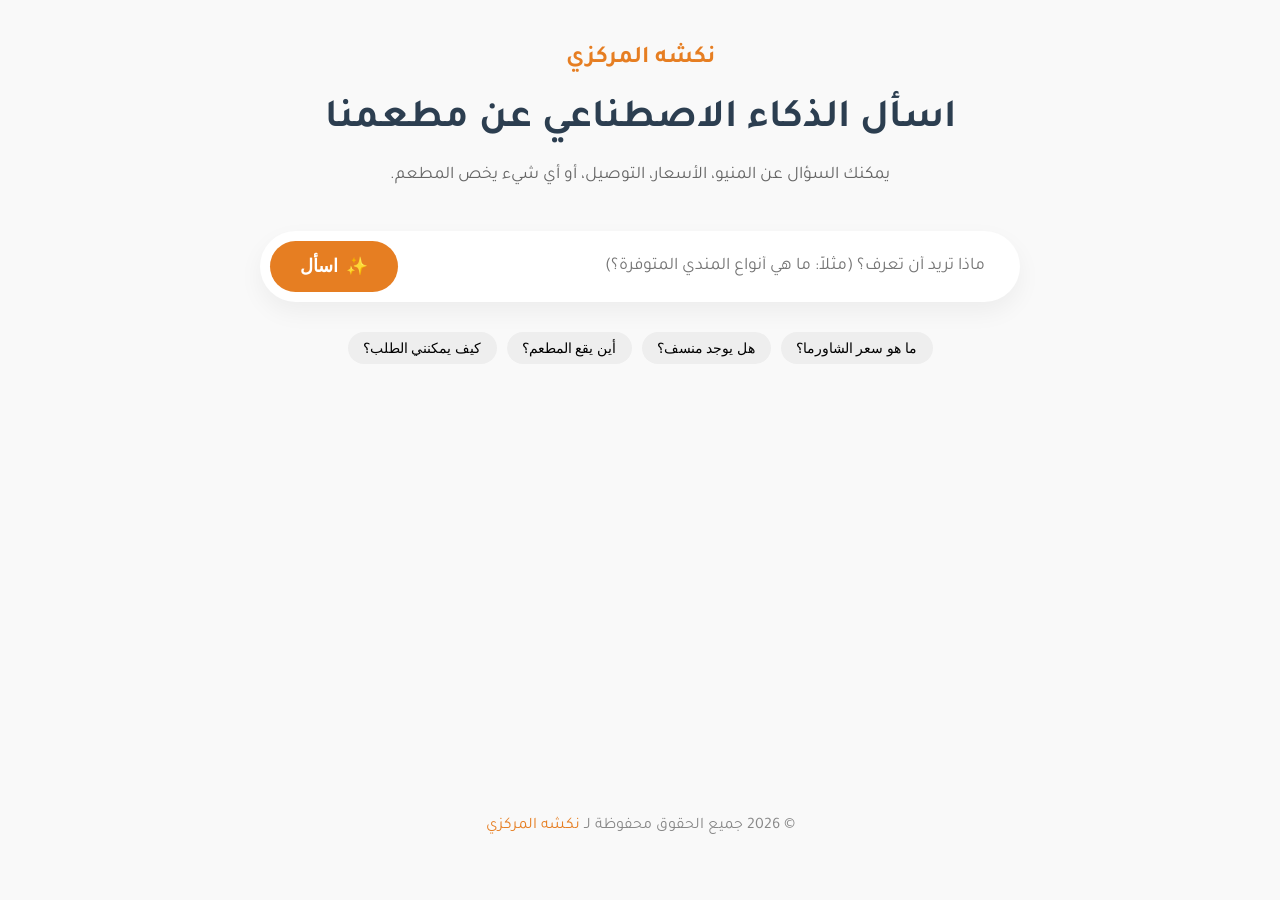
<file: index.html>
<!DOCTYPE html>
<html lang="ar" dir="rtl">
<head>
    <meta charset="UTF-8">
    <meta name="viewport" content="width=device-width, initial-scale=1.0">
    <title>بحث الذكاء الاصطناعي - نكشه المركزي</title>
    <link rel="preconnect" href="https://fonts.googleapis.com">
    <link rel="preconnect" href="https://fonts.gstatic.com" crossorigin>
    <link href="https://fonts.googleapis.com/css2?family=Tajawal:wght@300;400;700&display=swap" rel="stylesheet">
    <link rel="stylesheet" href="style.css">
</head>
<body>
    <div class="container">
        <header>
            <div class="logo">نكشه المركزي</div>
            <h1>اسأل الذكاء الاصطناعي عن مطعمنا</h1>
            <p>يمكنك السؤال عن المنيو، الأسعار، التوصيل، أو أي شيء يخص المطعم.</p>
        </header>

        <main>
            <div class="search-container">
                <input type="text" id="search-input" placeholder="ماذا تريد أن تعرف؟ (مثلاً: ما هي أنواع المندي المتوفرة؟)">
                <button id="search-btn">
                    <span class="icon">✨</span> اسأل
                </button>
            </div>

            <div id="loading" class="hidden">
                <div class="spinner"></div>
                <span>جاري التفكير...</span>
            </div>

            <div id="response-container" class="hidden">
                <div class="response-header">
                    <span class="ai-badge">AI Response</span>
                </div>
                <div id="ai-response" class="response-text"></div>
                <div class="response-footer">
                    * تعتمد الإجابات على معلومات موقع نكشه المركزي الرسمي.
                </div>
            </div>

            <div class="suggestions">
                <button class="suggest-tag">ما هو سعر الشاورما؟</button>
                <button class="suggest-tag">هل يوجد منسف؟</button>
                <button class="suggest-tag">أين يقع المطعم؟</button>
                <button class="suggest-tag">كيف يمكنني الطلب؟</button>
            </div>
        </main>

        <footer>
            <p>© 2026 جميع الحقوق محفوظة لـ <a href="https://nksha-almarkazi.com" target="_blank">نكشه المركزي</a></p>
        </footer>
    </div>
    <script src="script.js"></script>
</body>
</html>
</file>
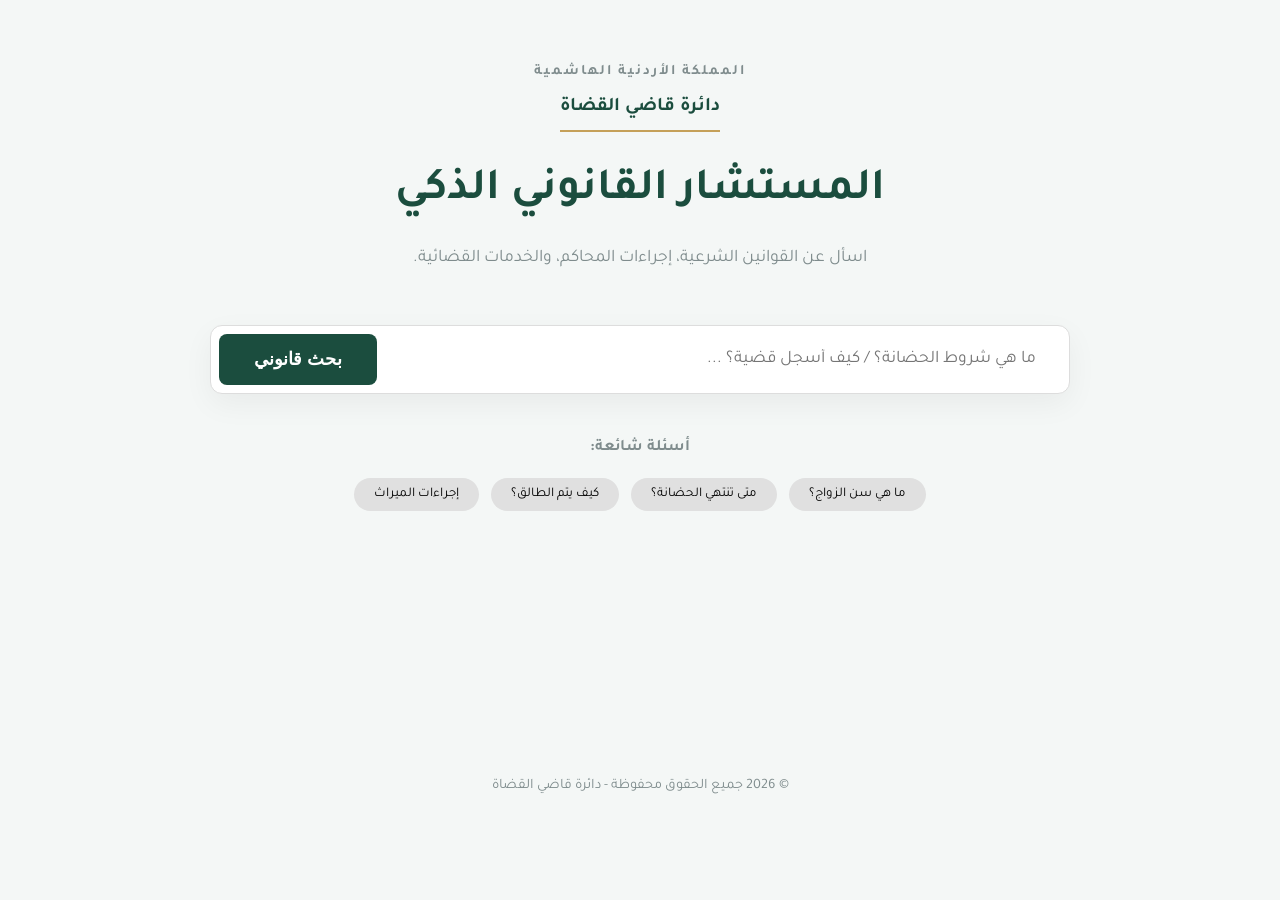
<file: kkk/index.html>
<!DOCTYPE html>
<html lang="ar" dir="rtl">
<head>
    <meta charset="UTF-8">
    <meta name="viewport" content="width=device-width, initial-scale=1.0">
    <title>محرك البحث الذكي - دائرة قاضي القضاة</title>
    <link rel="preconnect" href="https://fonts.googleapis.com">
    <link rel="preconnect" href="https://fonts.gstatic.com" crossorigin>
    <link href="https://fonts.googleapis.com/css2?family=Tajawal:wght@300;400;700&display=swap" rel="stylesheet">
    <link rel="stylesheet" href="style.css">
</head>
<body>
    <div class="container">
        <header>
            <div class="gov-logo">المملكة الأردنية الهاشمية</div>
            <div class="dept-name">دائرة قاضي القضاة</div>
            <h1>المستشار القانوني الذكي</h1>
            <p>اسأل عن القوانين الشرعية، إجراءات المحاكم، والخدمات القضائية.</p>
        </header>

        <main>
            <div class="search-box">
                <input type="text" id="search-input" placeholder="ما هي شروط الحضانة؟ / كيف أسجل قضية؟ ...">
                <button id="search-btn">بحث قانوني</button>
            </div>

            <div id="loading" class="hidden">
                <div class="spinner"></div>
                <span>جاري تحليل النصوص القانونية...</span>
            </div>

            <div id="response-container" class="hidden">
                <div class="response-header">
                    <span class="badge">إجابة رسمية</span>
                </div>
                <div id="ai-response" class="response-text"></div>
                <div class="law-ref">المصدر: القوانين والأنظمة الرسمية - دائرة قاضي القضاة</div>
            </div>

            <div class="quick-links">
                <h3>أسئلة شائعة:</h3>
                <div class="tags">
                    <button class="tag">ما هي سن الزواج؟</button>
                    <button class="tag">متى تنتهي الحضانة؟</button>
                    <button class="tag">كيف يتم الطالق؟</button>
                    <button class="tag">إجراءات الميراث</button>
                </div>
            </div>
        </main>

        <footer>
            <p>© 2026 جميع الحقوق محفوظة - دائرة قاضي القضاة</p>
        </footer>
    </div>
    <script src="script.js"></script>
</body>
</html>
</file>
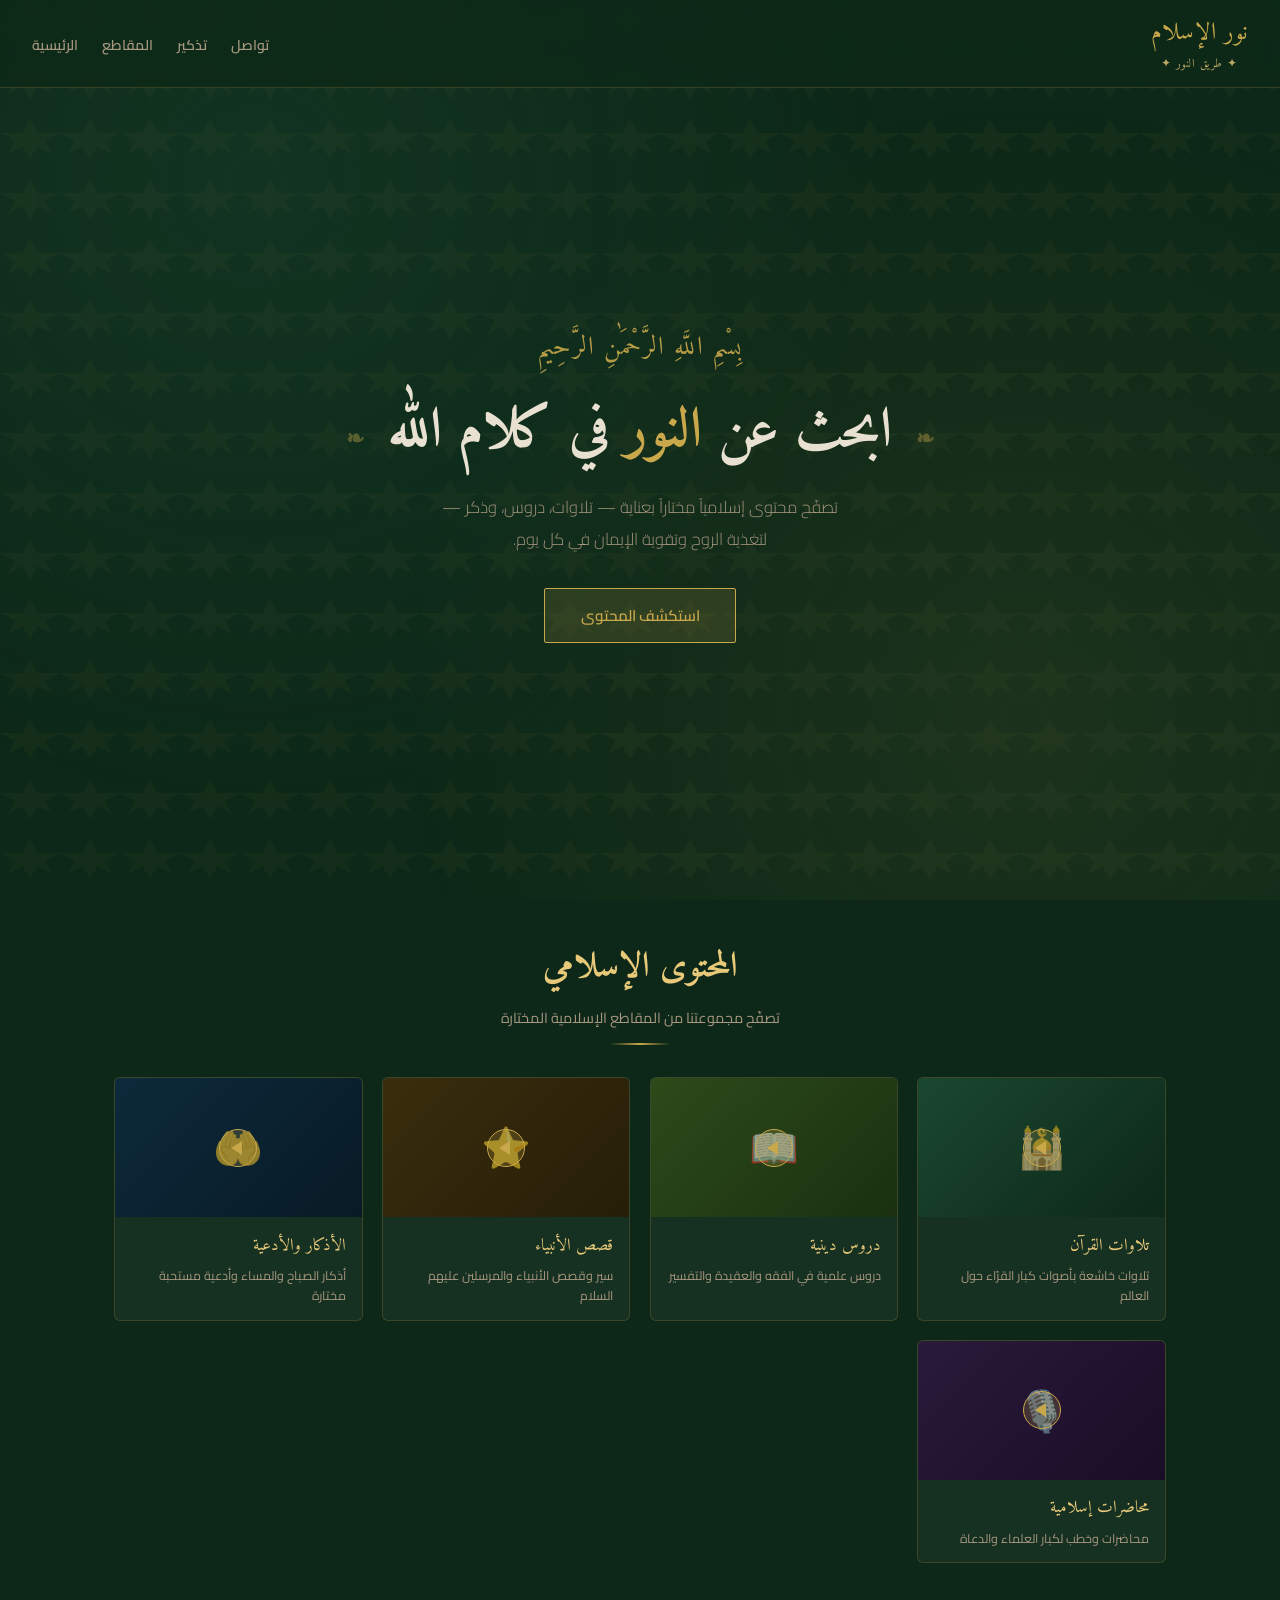
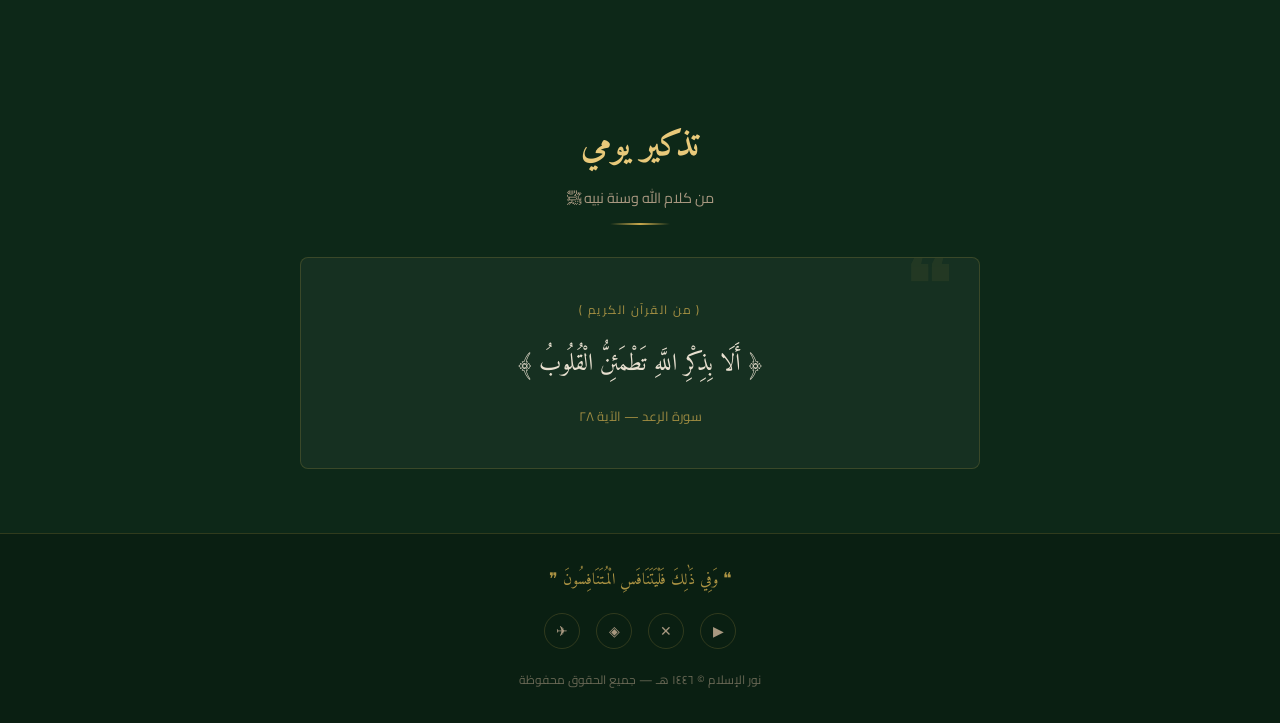
<file: ggg.html>
<!DOCTYPE html>
<html lang="ar" dir="rtl">
<head>
<meta charset="UTF-8">
<meta name="viewport" content="width=device-width, initial-scale=1.0">
<title>نور الإسلام</title>
<style>
  @import url('https://fonts.googleapis.com/css2?family=Amiri:ital,wght@0,400;0,700;1,400&family=Cairo:wght@300;400;600;700&display=swap');

  :root {
    --green-dark: #0d2818;
    --green-mid: #1a4731;
    --green-soft: #2d6a4f;
    --gold: #c9a84c;
    --gold-light: #e8c97a;
    --gold-dim: rgba(201,168,76,0.15);
    --text: #e8e0d0;
    --text-dim: #a89880;
    --glass: rgba(255,255,255,0.04);
    --glass-border: rgba(201,168,76,0.2);
  }

  *, *::before, *::after { margin:0; padding:0; box-sizing:border-box; }

  html { scroll-behavior: smooth; }

  body {
    font-family: 'Cairo', sans-serif;
    background: var(--green-dark);
    color: var(--text);
    min-height: 100vh;
    overflow-x: hidden;
    direction: rtl;
  }

  /* ── Background pattern ── */
  body::before {
    content: '';
    position: fixed;
    inset: 0;
    background-image:
      radial-gradient(circle at 20% 20%, rgba(45,106,79,0.18) 0%, transparent 50%),
      radial-gradient(circle at 80% 80%, rgba(201,168,76,0.08) 0%, transparent 50%),
      url("data:image/svg+xml,%3Csvg width='60' height='60' viewBox='0 0 60 60' xmlns='http://www.w3.org/2000/svg'%3E%3Cg fill='none' fill-rule='evenodd'%3E%3Cg fill='%23c9a84c' fill-opacity='0.04'%3E%3Cpath d='M30 0l7.5 13H60L45 21l7.5 13L37.5 26 30 39l-7.5-13L7.5 34 15 21 0 13h22.5z'/%3E%3C/g%3E%3C/g%3E%3C/svg%3E");
    pointer-events: none;
    z-index: 0;
  }

  /* ── Navbar ── */
  nav {
    position: sticky;
    top: 0;
    z-index: 100;
    display: flex;
    align-items: center;
    justify-content: space-between;
    padding: 0.75rem 2rem;
    background: rgba(13,40,24,0.85);
    backdrop-filter: blur(12px);
    border-bottom: 1px solid var(--glass-border);
  }

  .logo {
    font-family: 'Amiri', serif;
    font-size: 1.5rem;
    color: var(--gold);
    letter-spacing: 0.02em;
  }

  .logo span { color: var(--gold-light); font-size: 0.75rem; display: block; text-align: center; opacity: 0.8; }

  nav ul {
    list-style: none;
    display: flex;
    gap: 1.5rem;
    flex-direction: row-reverse;
  }

  nav ul li a {
    color: var(--text-dim);
    text-decoration: none;
    font-size: 0.88rem;
    font-weight: 600;
    transition: color 0.2s;
    position: relative;
  }

  nav ul li a::after {
    content: '';
    position: absolute;
    bottom: -3px; right: 0;
    width: 0; height: 1px;
    background: var(--gold);
    transition: width 0.25s;
  }

  nav ul li a:hover { color: var(--gold); }
  nav ul li a:hover::after { width: 100%; }

  .hamburger { display: none; flex-direction: column; gap: 5px; cursor: pointer; }
  .hamburger span { display: block; width: 22px; height: 2px; background: var(--gold); border-radius: 2px; transition: 0.3s; }

  /* ── Sections shared ── */
  section { position: relative; z-index: 1; }

  .container { max-width: 1100px; margin: 0 auto; padding: 0 1.5rem; }

  /* ── Hero ── */
  #hero {
    min-height: 88vh;
    display: flex;
    align-items: center;
    justify-content: center;
    text-align: center;
    padding: 4rem 1.5rem;
  }

  .hero-inner { max-width: 680px; }

  .bismillah {
    font-family: 'Amiri', serif;
    font-size: clamp(1.1rem, 3vw, 1.6rem);
    color: var(--gold);
    letter-spacing: 0.05em;
    margin-bottom: 1.5rem;
    opacity: 0.9;
  }

  .hero-title {
    font-family: 'Amiri', serif;
    font-size: clamp(2rem, 6vw, 3.5rem);
    line-height: 1.4;
    color: var(--text);
    margin-bottom: 1.2rem;
  }

  .hero-title span { color: var(--gold); }

  .hero-quote {
    font-size: clamp(0.9rem, 2vw, 1.05rem);
    color: var(--text-dim);
    line-height: 1.9;
    margin-bottom: 2rem;
    font-weight: 300;
  }

  .cta-btn {
    display: inline-block;
    padding: 0.75rem 2.2rem;
    border: 1px solid var(--gold);
    color: var(--gold);
    text-decoration: none;
    font-size: 0.95rem;
    font-weight: 600;
    border-radius: 2px;
    background: var(--gold-dim);
    transition: background 0.25s, color 0.25s;
    cursor: pointer;
  }

  .cta-btn:hover { background: var(--gold); color: var(--green-dark); }

  .ornament { color: var(--gold); opacity: 0.4; font-size: 1.4rem; margin: 0 0.5rem; }

  /* ── Section heading ── */
  .sec-head {
    text-align: center;
    padding: 3.5rem 0 2rem;
  }

  .sec-head h2 {
    font-family: 'Amiri', serif;
    font-size: clamp(1.5rem, 4vw, 2.2rem);
    color: var(--gold-light);
    margin-bottom: 0.4rem;
  }

  .sec-head p { color: var(--text-dim); font-size: 0.9rem; }

  .divider {
    width: 60px; height: 2px;
    background: linear-gradient(90deg, transparent, var(--gold), transparent);
    margin: 0.75rem auto 0;
  }

  /* ── Videos Section ── */
  #videos { padding-bottom: 4rem; }

  .cards-grid {
    display: grid;
    grid-template-columns: repeat(auto-fill, minmax(200px, 1fr));
    gap: 1.2rem;
  }

  .card {
    background: var(--glass);
    border: 1px solid var(--glass-border);
    border-radius: 6px;
    overflow: hidden;
    transition: transform 0.25s, border-color 0.25s;
    cursor: pointer;
  }

  .card:hover { transform: translateY(-4px); border-color: var(--gold); }

  .card-thumb {
    width: 100%;
    aspect-ratio: 16/9;
    background: var(--green-mid);
    display: flex;
    align-items: center;
    justify-content: center;
    position: relative;
    overflow: hidden;
  }

  .thumb-icon {
    font-size: 2.5rem;
    opacity: 0.55;
    transition: opacity 0.25s, transform 0.25s;
  }

  .card:hover .thumb-icon { opacity: 0.9; transform: scale(1.1); }

  .play-btn {
    position: absolute;
    inset: 0;
    display: flex;
    align-items: center;
    justify-content: center;
  }

  .play-circle {
    width: 38px; height: 38px;
    border-radius: 50%;
    background: rgba(201,168,76,0.2);
    border: 1.5px solid var(--gold);
    display: flex; align-items: center; justify-content: center;
    transition: background 0.25s;
  }

  .card:hover .play-circle { background: rgba(201,168,76,0.4); }

  .play-triangle {
    width: 0; height: 0;
    border-top: 7px solid transparent;
    border-bottom: 7px solid transparent;
    border-right: 11px solid var(--gold);
    margin-right: 3px;
  }

  .card-body { padding: 0.85rem 1rem; }

  .card-title {
    font-family: 'Amiri', serif;
    font-size: 1.05rem;
    color: var(--gold-light);
    margin-bottom: 0.35rem;
  }

  .card-desc { font-size: 0.78rem; color: var(--text-dim); line-height: 1.6; }

  /* ── Reminder Section ── */
  #reminder { padding: 2rem 0 4rem; }

  .reminder-card {
    max-width: 680px;
    margin: 0 auto;
    background: var(--glass);
    border: 1px solid var(--glass-border);
    border-radius: 8px;
    padding: 2.5rem 2rem;
    text-align: center;
    position: relative;
    overflow: hidden;
  }

  .reminder-card::before {
    content: '❝';
    position: absolute;
    top: -10px; right: 1.5rem;
    font-size: 6rem;
    color: var(--gold);
    opacity: 0.07;
    font-family: 'Amiri', serif;
    line-height: 1;
  }

  .reminder-label {
    font-size: 0.75rem;
    letter-spacing: 0.12em;
    color: var(--gold);
    text-transform: uppercase;
    margin-bottom: 1.2rem;
    opacity: 0.8;
  }

  .reminder-text {
    font-family: 'Amiri', serif;
    font-size: clamp(1.1rem, 2.5vw, 1.5rem);
    color: var(--text);
    line-height: 2;
    margin-bottom: 1rem;
  }

  .reminder-ref {
    font-size: 0.82rem;
    color: var(--gold);
    opacity: 0.75;
  }

  /* ── Footer ── */
  footer {
    background: rgba(10,30,18,0.9);
    border-top: 1px solid var(--glass-border);
    padding: 2rem 1.5rem;
    text-align: center;
    position: relative;
    z-index: 1;
  }

  .footer-quote {
    font-family: 'Amiri', serif;
    font-size: 1rem;
    color: var(--gold);
    margin-bottom: 1.2rem;
    opacity: 0.85;
  }

  .social-icons { display: flex; justify-content: center; gap: 1rem; margin-bottom: 1.2rem; }

  .social-icons a {
    width: 36px; height: 36px;
    border: 1px solid var(--glass-border);
    border-radius: 50%;
    display: flex; align-items: center; justify-content: center;
    color: var(--text-dim);
    text-decoration: none;
    font-size: 0.85rem;
    transition: border-color 0.2s, color 0.2s;
  }

  .social-icons a:hover { border-color: var(--gold); color: var(--gold); }

  .footer-copy { font-size: 0.75rem; color: var(--text-dim); opacity: 0.6; }

  /* ── Mobile ── */
  @media (max-width: 640px) {
    nav ul { display: none; }
    nav ul.open {
      display: flex;
      flex-direction: column;
      position: absolute;
      top: 100%; right: 0; left: 0;
      background: rgba(13,40,24,0.97);
      padding: 1rem 2rem;
      border-top: 1px solid var(--glass-border);
      gap: 1rem;
    }
    .hamburger { display: flex; }
    .cards-grid { grid-template-columns: repeat(2, 1fr); }
  }

  @media (max-width: 380px) {
    .cards-grid { grid-template-columns: 1fr; }
  }

  /* ── Fade-in on scroll ── */
  .fade-up { opacity: 0; transform: translateY(20px); transition: opacity 0.55s ease, transform 0.55s ease; }
  .fade-up.visible { opacity: 1; transform: translateY(0); }
</style>
</head>
<body>

<!-- Navbar -->
<nav id="navbar">
  <div class="logo">
    نور الإسلام
    <span>✦ طريق النور ✦</span>
  </div>
  <div class="hamburger" onclick="toggleMenu()" aria-label="القائمة">
    <span></span><span></span><span></span>
  </div>
  <ul id="nav-links">
    <li><a href="#hero">الرئيسية</a></li>
    <li><a href="#videos">المقاطع</a></li>
    <li><a href="#reminder">تذكير</a></li>
    <li><a href="#footer">تواصل</a></li>
  </ul>
</nav>

<!-- Hero -->
<section id="hero">
  <div class="hero-inner fade-up visible">
    <div class="bismillah">بِسْمِ اللَّهِ الرَّحْمَٰنِ الرَّحِيمِ</div>
    <h1 class="hero-title">
      <span class="ornament">❧</span>
      ابحث عن <span>النور</span> في كلام الله
      <span class="ornament">❧</span>
    </h1>
    <p class="hero-quote">
      تصفّح محتوى إسلامياً مختاراً بعناية — تلاوات، دروس، وذكر —<br>
      لتغذية الروح وتقوية الإيمان في كل يوم.
    </p>
    <a href="#videos" class="cta-btn">استكشف المحتوى</a>
  </div>
</section>

<!-- Videos -->
<section id="videos">
  <div class="container">
    <div class="sec-head fade-up">
      <h2>المحتوى الإسلامي</h2>
      <p>تصفّح مجموعتنا من المقاطع الإسلامية المختارة</p>
      <div class="divider"></div>
    </div>

    <div class="cards-grid">

      <!-- Card 1 -->
      <div class="card fade-up">
        <div class="card-thumb" style="background:linear-gradient(135deg,#1a4731,#0d2818);">
          <div class="thumb-icon">🕌</div>
          <div class="play-btn">
            <div class="play-circle"><div class="play-triangle"></div></div>
          </div>
        </div>
        <div class="card-body">
          <div class="card-title">تلاوات القرآن</div>
          <div class="card-desc">تلاوات خاشعة بأصوات كبار القرّاء حول العالم</div>
        </div>
      </div>

      <!-- Card 2 -->
      <div class="card fade-up">
        <div class="card-thumb" style="background:linear-gradient(135deg,#2d4a1a,#1a3010);">
          <div class="thumb-icon">📖</div>
          <div class="play-btn">
            <div class="play-circle"><div class="play-triangle"></div></div>
          </div>
        </div>
        <div class="card-body">
          <div class="card-title">دروس دينية</div>
          <div class="card-desc">دروس علمية في الفقه والعقيدة والتفسير</div>
        </div>
      </div>

      <!-- Card 3 -->
      <div class="card fade-up">
        <div class="card-thumb" style="background:linear-gradient(135deg,#3a2d0d,#261e08);">
          <div class="thumb-icon">⭐</div>
          <div class="play-btn">
            <div class="play-circle"><div class="play-triangle"></div></div>
          </div>
        </div>
        <div class="card-body">
          <div class="card-title">قصص الأنبياء</div>
          <div class="card-desc">سير وقصص الأنبياء والمرسلين عليهم السلام</div>
        </div>
      </div>

      <!-- Card 4 -->
      <div class="card fade-up">
        <div class="card-thumb" style="background:linear-gradient(135deg,#0d2a3a,#081a26);">
          <div class="thumb-icon">🤲</div>
          <div class="play-btn">
            <div class="play-circle"><div class="play-triangle"></div></div>
          </div>
        </div>
        <div class="card-body">
          <div class="card-title">الأذكار والأدعية</div>
          <div class="card-desc">أذكار الصباح والمساء وأدعية مستحبة مختارة</div>
        </div>
      </div>

      <!-- Card 5 -->
      <div class="card fade-up" style="grid-column: span 1;">
        <div class="card-thumb" style="background:linear-gradient(135deg,#2a1a3a,#1a0d26);">
          <div class="thumb-icon">🎙️</div>
          <div class="play-btn">
            <div class="play-circle"><div class="play-triangle"></div></div>
          </div>
        </div>
        <div class="card-body">
          <div class="card-title">محاضرات إسلامية</div>
          <div class="card-desc">محاضرات وخطب لكبار العلماء والدعاة</div>
        </div>
      </div>

    </div>
  </div>
</section>

<!-- Reminder -->
<section id="reminder">
  <div class="container">
    <div class="sec-head fade-up">
      <h2>تذكير يومي</h2>
      <p>من كلام الله وسنة نبيه ﷺ</p>
      <div class="divider"></div>
    </div>
    <div class="reminder-card fade-up">
      <div class="reminder-label">﴿ من القرآن الكريم ﴾</div>
      <div class="reminder-text">
        ﴿ أَلَا بِذِكْرِ اللَّهِ تَطْمَئِنُّ الْقُلُوبُ ﴾
      </div>
      <div class="reminder-ref">سورة الرعد — الآية ٢٨</div>
    </div>
  </div>
</section>

<!-- Footer -->
<footer id="footer">
  <div class="footer-quote">
    ❝ وَفِي ذَٰلِكَ فَلْيَتَنَافَسِ الْمُتَنَافِسُونَ ❞
  </div>
  <div class="social-icons">
    <a href="#" aria-label="يوتيوب">▶</a>
    <a href="#" aria-label="تويتر">✕</a>
    <a href="#" aria-label="انستغرام">◈</a>
    <a href="#" aria-label="تيليغرام">✈</a>
  </div>
  <div class="footer-copy">نور الإسلام © ١٤٤٦ هـ — جميع الحقوق محفوظة</div>
</footer>

<script>
  // Mobile menu
  function toggleMenu() {
    document.getElementById('nav-links').classList.toggle('open');
  }

  // Close menu on link click
  document.querySelectorAll('#nav-links a').forEach(a => {
    a.addEventListener('click', () => {
      document.getElementById('nav-links').classList.remove('open');
    });
  });

  // Scroll fade-in (lightweight IntersectionObserver)
  const obs = new IntersectionObserver(entries => {
    entries.forEach(e => { if (e.isIntersecting) { e.target.classList.add('visible'); obs.unobserve(e.target); } });
  }, { threshold: 0.12 });

  document.querySelectorAll('.fade-up').forEach(el => obs.observe(el));
</script>
</body>
</html>
</file>
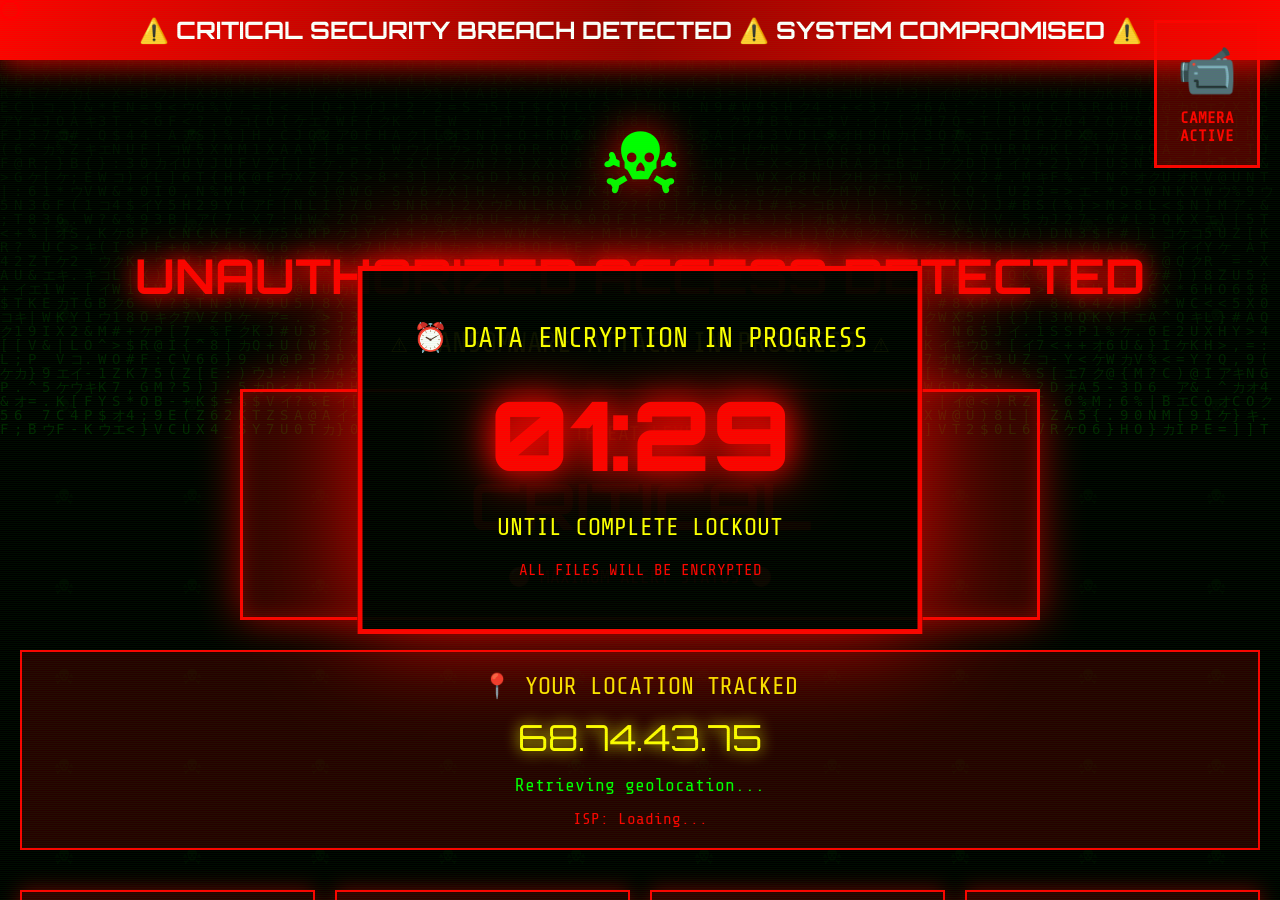
<file: test.html>
<!DOCTYPE html>
<html lang="en">
<head>
    <meta charset="UTF-8">
    <meta name="viewport" content="width=device-width, initial-scale=1.0">
    <title>CRITICAL SYSTEM ERROR</title>
    <style>
        @import url('https://fonts.googleapis.com/css2?family=Share+Tech+Mono&family=Orbitron:wght@400;700;900&display=swap');
        
        * {
            margin: 0;
            padding: 0;
            box-sizing: border-box;
            user-select: none;
        }

        body {
            font-family: 'Share Tech Mono', monospace;
            background: #000;
            color: #0f0;
            overflow: hidden;
            cursor: none;
            position: relative;
        }

        .custom-cursor {
            position: fixed;
            width: 20px;
            height: 20px;
            border: 2px solid #f00;
            border-radius: 50%;
            pointer-events: none;
            z-index: 10001;
            box-shadow: 0 0 10px #f00;
            animation: pulse-cursor 1s infinite;
        }

        @keyframes pulse-cursor {
            0%, 100% { transform: scale(1); opacity: 1; }
            50% { transform: scale(1.5); opacity: 0.5; }
        }

        .scanlines {
            position: fixed;
            top: 0;
            left: 0;
            width: 100%;
            height: 100%;
            background: repeating-linear-gradient(
                0deg,
                rgba(0, 255, 0, 0.05) 0px,
                rgba(0, 255, 0, 0.05) 1px,
                transparent 1px,
                transparent 2px
            );
            pointer-events: none;
            z-index: 1000;
            animation: flicker 0.15s infinite;
        }

        .glitch-overlay {
            position: fixed;
            top: 0;
            left: 0;
            width: 100%;
            height: 100%;
            background: rgba(255, 0, 0, 0.1);
            opacity: 0;
            pointer-events: none;
            z-index: 999;
            animation: glitchAnim 2s infinite;
        }

        @keyframes flicker {
            0%, 100% { opacity: 1; }
            50% { opacity: 0.85; }
        }

        @keyframes glitchAnim {
            0%, 90%, 100% { opacity: 0; transform: translate(0); }
            91% { opacity: 1; transform: translate(-5px, 2px); }
            93% { opacity: 1; transform: translate(5px, -2px); }
            95% { opacity: 1; transform: translate(-3px, 3px); }
            97% { opacity: 1; transform: translate(3px, -3px); }
        }

        .container {
            padding: 0;
            position: relative;
            z-index: 1;
            height: 100vh;
            overflow: hidden;
        }

        .emergency-banner {
            background: linear-gradient(90deg, #f00, #900, #f00);
            color: #fff;
            text-align: center;
            padding: 15px;
            font-size: 24px;
            font-weight: bold;
            animation: banner-flash 0.5s infinite;
            box-shadow: 0 5px 30px rgba(255, 0, 0, 0.8);
            font-family: 'Orbitron', sans-serif;
        }

        @keyframes banner-flash {
            0%, 100% { background: linear-gradient(90deg, #f00, #900, #f00); }
            50% { background: linear-gradient(90deg, #900, #600, #900); }
        }

        .skull-warning {
            text-align: center;
            font-size: 120px;
            margin: 20px 0;
            animation: skull-shake 0.3s infinite;
            filter: drop-shadow(0 0 20px #f00);
        }

        @keyframes skull-shake {
            0%, 100% { transform: rotate(-5deg); }
            50% { transform: rotate(5deg); }
        }

        .main-alert {
            text-align: center;
            margin: 30px;
        }

        .alert-title {
            font-size: 48px;
            color: #f00;
            font-weight: bold;
            text-shadow: 0 0 20px #f00, 0 0 40px #f00;
            animation: text-glitch 0.3s infinite;
            font-family: 'Orbitron', sans-serif;
            margin-bottom: 20px;
        }

        @keyframes text-glitch {
            0%, 100% { transform: translateX(0); }
            25% { transform: translateX(-3px); }
            50% { transform: translateX(3px); }
            75% { transform: translateX(-2px); }
        }

        .alert-subtitle {
            font-size: 28px;
            color: #ff0;
            margin: 15px 0;
            animation: blink-fast 0.3s infinite;
        }

        @keyframes blink-fast {
            0%, 50%, 100% { opacity: 1; }
            25%, 75% { opacity: 0; }
        }

        .threat-level {
            background: rgba(255, 0, 0, 0.2);
            border: 3px solid #f00;
            padding: 30px;
            margin: 30px auto;
            max-width: 800px;
            box-shadow: 0 0 40px rgba(255, 0, 0, 0.6), inset 0 0 20px rgba(255, 0, 0, 0.3);
        }

        .threat-meter {
            font-size: 64px;
            color: #f00;
            font-weight: bold;
            text-align: center;
            margin: 20px 0;
            font-family: 'Orbitron', sans-serif;
            animation: scale-pulse 0.5s infinite;
        }

        @keyframes scale-pulse {
            0%, 100% { transform: scale(1); }
            50% { transform: scale(1.1); }
        }

        .terminal-window {
            background: #000;
            border: 3px solid #0f0;
            margin: 20px;
            padding: 20px;
            height: 300px;
            overflow-y: auto;
            box-shadow: 0 0 30px rgba(0, 255, 0, 0.5), inset 0 0 30px rgba(0, 255, 0, 0.1);
            font-size: 13px;
        }

        .terminal-line {
            margin: 8px 0;
            opacity: 0;
            animation: terminal-appear 0.3s forwards;
        }

        @keyframes terminal-appear {
            to { opacity: 1; }
        }

        .error-line {
            color: #f00;
            font-weight: bold;
            text-shadow: 0 0 5px #f00;
        }

        .warning-line {
            color: #ff0;
            font-weight: bold;
        }

        .success-line {
            color: #0f0;
        }

        .critical-line {
            color: #f0f;
            font-weight: bold;
            text-shadow: 0 0 10px #f0f;
        }

        .breach-stats {
            display: grid;
            grid-template-columns: repeat(auto-fit, minmax(200px, 1fr));
            gap: 20px;
            padding: 20px;
        }

        .stat-card {
            background: linear-gradient(135deg, rgba(255, 0, 0, 0.2), rgba(139, 0, 0, 0.2));
            border: 2px solid #f00;
            padding: 20px;
            text-align: center;
            box-shadow: 0 0 20px rgba(255, 0, 0, 0.4);
            transition: all 0.3s;
        }

        .stat-card:hover {
            transform: scale(1.05);
            box-shadow: 0 0 40px rgba(255, 0, 0, 0.8);
        }

        .stat-value {
            font-size: 42px;
            color: #f00;
            font-weight: bold;
            font-family: 'Orbitron', sans-serif;
            text-shadow: 0 0 10px #f00;
        }

        .stat-label {
            font-size: 14px;
            color: #ff0;
            margin-top: 10px;
            text-transform: uppercase;
        }

        .attack-map {
            position: relative;
            height: 200px;
            background: rgba(0, 20, 0, 0.5);
            border: 2px solid #0f0;
            margin: 20px;
            overflow: hidden;
        }

        .attack-point {
            position: absolute;
            width: 10px;
            height: 10px;
            background: #f00;
            border-radius: 50%;
            box-shadow: 0 0 20px #f00;
            animation: attack-pulse 2s infinite;
        }

        @keyframes attack-pulse {
            0%, 100% { transform: scale(1); opacity: 1; }
            50% { transform: scale(2); opacity: 0.3; }
        }

        .data-stream {
            background: #000;
            border: 2px solid #f00;
            padding: 15px;
            margin: 20px;
            max-height: 250px;
            overflow-y: auto;
            box-shadow: 0 0 20px rgba(255, 0, 0, 0.3);
        }

        .stream-item {
            margin: 5px 0;
            font-size: 11px;
            opacity: 0;
            animation: stream-flow 0.5s forwards;
        }

        @keyframes stream-flow {
            from { transform: translateX(-100px); opacity: 0; }
            to { transform: translateX(0); opacity: 1; }
        }

        .countdown-timer {
            position: fixed;
            top: 50%;
            left: 50%;
            transform: translate(-50%, -50%);
            background: rgba(0, 0, 0, 0.95);
            border: 5px solid #f00;
            padding: 50px;
            text-align: center;
            z-index: 100;
            box-shadow: 0 0 100px rgba(255, 0, 0, 0.8);
            animation: timer-shake 0.5s infinite;
        }

        @keyframes timer-shake {
            0%, 100% { transform: translate(-50%, -50%) rotate(0deg); }
            25% { transform: translate(-50%, -50%) rotate(-1deg); }
            50% { transform: translate(-50%, -50%) rotate(1deg); }
            75% { transform: translate(-50%, -50%) rotate(-1deg); }
        }

        .timer-display {
            font-size: 96px;
            color: #f00;
            font-family: 'Orbitron', sans-serif;
            font-weight: 900;
            text-shadow: 0 0 30px #f00, 0 0 60px #f00;
            margin: 20px 0;
        }

        .timer-text {
            font-size: 24px;
            color: #ff0;
            margin: 10px 0;
        }

        .access-log {
            background: rgba(0, 0, 0, 0.8);
            padding: 15px;
            margin: 20px;
            border-left: 5px solid #f00;
        }

        .log-entry {
            margin: 8px 0;
            padding: 8px;
            background: rgba(255, 0, 0, 0.1);
            border-left: 3px solid #f00;
            font-size: 12px;
        }

        .webcam-warning {
            position: fixed;
            top: 20px;
            right: 20px;
            background: rgba(255, 0, 0, 0.3);
            border: 3px solid #f00;
            padding: 20px;
            z-index: 101;
            animation: webcam-blink 1s infinite;
        }

        @keyframes webcam-blink {
            0%, 100% { opacity: 1; }
            50% { opacity: 0.5; }
        }

        .webcam-icon {
            font-size: 48px;
            text-align: center;
            margin-bottom: 10px;
        }

        .prank-reveal {
            display: none;
            position: fixed;
            top: 0;
            left: 0;
            width: 100%;
            height: 100%;
            background: linear-gradient(135deg, #000, #1a1a1a);
            z-index: 10000;
            justify-content: center;
            align-items: center;
            flex-direction: column;
            animation: reveal-fade 1s;
        }

        @keyframes reveal-fade {
            from { opacity: 0; }
            to { opacity: 1; }
        }

        .prank-reveal.active {
            display: flex;
        }

        .reveal-emoji {
            font-size: 180px;
            animation: emoji-bounce 1s infinite;
        }

        @keyframes emoji-bounce {
            0%, 100% { transform: translateY(0) rotate(0deg); }
            25% { transform: translateY(-30px) rotate(-10deg); }
            50% { transform: translateY(0) rotate(0deg); }
            75% { transform: translateY(-15px) rotate(10deg); }
        }

        .reveal-text {
            font-size: 72px;
            color: #0f0;
            text-align: center;
            margin: 30px 0;
            font-family: 'Orbitron', sans-serif;
            animation: reveal-text-appear 1.5s;
            text-shadow: 0 0 20px #0f0;
        }

        @keyframes reveal-text-appear {
            from { 
                transform: scale(0) rotate(-180deg);
                opacity: 0;
            }
            to { 
                transform: scale(1) rotate(0deg);
                opacity: 1;
            }
        }

        .reveal-message {
            font-size: 32px;
            color: #0f0;
            text-align: center;
            max-width: 700px;
            line-height: 1.6;
            padding: 20px;
        }

        .matrix-bg {
            position: fixed;
            top: 0;
            left: 0;
            width: 100%;
            height: 100%;
            z-index: 0;
            opacity: 0.15;
        }

        .skull-grid {
            position: fixed;
            top: 0;
            left: 0;
            width: 100%;
            height: 100%;
            display: grid;
            grid-template-columns: repeat(10, 1fr);
            grid-template-rows: repeat(10, 1fr);
            opacity: 0.03;
            z-index: 0;
            pointer-events: none;
        }

        .skull-cell {
            display: flex;
            align-items: center;
            justify-content: center;
            font-size: 30px;
            animation: skull-fade 3s infinite;
        }

        @keyframes skull-fade {
            0%, 100% { opacity: 0.1; }
            50% { opacity: 0.3; }
        }

        .ip-tracker {
            background: rgba(255, 0, 0, 0.15);
            border: 2px solid #f00;
            padding: 20px;
            margin: 20px;
            text-align: center;
        }

        .ip-display {
            font-size: 36px;
            color: #ff0;
            font-family: 'Orbitron', sans-serif;
            text-shadow: 0 0 15px #ff0;
            margin: 15px 0;
        }

        .location-data {
            font-size: 18px;
            color: #0f0;
            margin: 10px 0;
        }

        @keyframes critical-flash {
            0%, 100% { background: rgba(255, 0, 0, 0.2); }
            50% { background: rgba(255, 0, 0, 0.5); }
        }
    </style>
</head>
<body>
    <div class="custom-cursor" id="customCursor"></div>
    <div class="scanlines"></div>
    <div class="glitch-overlay"></div>
    <canvas class="matrix-bg" id="matrixCanvas"></canvas>
    
    <div class="skull-grid" id="skullGrid"></div>

    <div class="container">
        <div class="emergency-banner">
            ⚠️ CRITICAL SECURITY BREACH DETECTED ⚠️ SYSTEM COMPROMISED ⚠️
        </div>

        <div class="main-alert">
            <div class="skull-warning">☠️</div>
            <div class="alert-title">UNAUTHORIZED ACCESS DETECTED</div>
            <div class="alert-subtitle">⚠️ RANSOMWARE ATTACK IN PROGRESS ⚠️</div>
        </div>

        <div class="webcam-warning">
            <div class="webcam-icon">📹</div>
            <div style="color: #f00; font-weight: bold; text-align: center;">CAMERA</div>
            <div style="color: #f00; font-weight: bold; text-align: center;">ACTIVE</div>
        </div>

        <div class="threat-level">
            <div style="text-align: center; color: #ff0; font-size: 20px; margin-bottom: 15px;">
                THREAT LEVEL
            </div>
            <div class="threat-meter">CRITICAL</div>
            <div style="text-align: center; color: #f00; font-size: 18px; margin-top: 15px;">
                🔴 MAXIMUM ALERT STATUS 🔴
            </div>
        </div>

        <div class="countdown-timer">
            <div style="color: #ff0; font-size: 28px; margin-bottom: 20px;">
                ⏰ DATA ENCRYPTION IN PROGRESS
            </div>
            <div class="timer-display" id="mainTimer">00:00</div>
            <div class="timer-text">UNTIL COMPLETE LOCKOUT</div>
            <div style="color: #f00; margin-top: 20px; font-size: 16px;">
                ALL FILES WILL BE ENCRYPTED
            </div>
        </div>

        <div class="ip-tracker">
            <div style="font-size: 24px; color: #ff0; margin-bottom: 15px;">
                📍 YOUR LOCATION TRACKED
            </div>
            <div class="ip-display" id="ipAddress">0.0.0.0</div>
            <div class="location-data" id="locationData">Retrieving geolocation...</div>
            <div style="color: #f00; margin-top: 15px;">ISP: <span id="ispData">Loading...</span></div>
        </div>

        <div class="breach-stats">
            <div class="stat-card">
                <div class="stat-value" id="filesStolen">0</div>
                <div class="stat-label">FILES COMPROMISED</div>
            </div>
            <div class="stat-card">
                <div class="stat-value" id="dataSize">0 GB</div>
                <div class="stat-label">DATA EXFILTRATED</div>
            </div>
            <div class="stat-card">
                <div class="stat-value" id="activeConnections">247</div>
                <div class="stat-label">MALICIOUS CONNECTIONS</div>
            </div>
            <div class="stat-card">
                <div class="stat-value" id="encryption">0%</div>
                <div class="stat-label">ENCRYPTION PROGRESS</div>
            </div>
        </div>

        <div class="terminal-window" id="terminal"></div>

        <div class="data-stream" id="dataStream"></div>

        <div class="access-log">
            <div style="color: #f00; font-size: 20px; margin-bottom: 15px; font-weight: bold;">
                🔓 UNAUTHORIZED ACCESS LOG
            </div>
            <div class="log-entry">[BREACH] Root access obtained via exploit CVE-2024-9999</div>
            <div class="log-entry">[STEALTH] Firewall disabled - All ports exposed</div>
            <div class="log-entry">[EXFIL] Banking credentials extracted from Chrome vault</div>
            <div class="log-entry">[EXFIL] Social media sessions hijacked (Facebook, Instagram, Gmail)</div>
            <div class="log-entry">[CAMERA] Webcam access granted - Recording started</div>
            <div class="log-entry">[KEYLOG] Keystroke logger installed - Capturing all inputs</div>
            <div class="log-entry">[CRYPTO] Scanning for cryptocurrency wallets...</div>
            <div class="log-entry">[RANSOM] Encryption algorithm initialized: AES-256</div>
        </div>

        <div class="attack-map" id="attackMap"></div>
    </div>

    <div class="prank-reveal" id="prankReveal">
        <div class="reveal-emoji">😂</div>
        <div class="reveal-text">JUST KIDDING!</div>
        <div class="reveal-message">
            <p>😄 Relax! Your computer is totally safe!</p>
            <p style="margin-top: 20px;">Nothing was hacked, stolen, or encrypted.</p>
            <p style="margin-top: 20px; color: #ff0;">This was just a harmless prank! 🎭</p>
            <p style="margin-top: 30px; font-size: 24px;">Hope we didn't scare you too much! 😅</p>
        </div>
    </div>

    <script>
        // Custom cursor
        const cursor = document.getElementById('customCursor');
        document.addEventListener('mousemove', (e) => {
            cursor.style.left = e.clientX - 10 + 'px';
            cursor.style.top = e.clientY - 10 + 'px';
        });

        // Matrix background
        const canvas = document.getElementById('matrixCanvas');
        const ctx = canvas.getContext('2d');
        canvas.width = window.innerWidth;
        canvas.height = window.innerHeight;

        const chars = 'ABCDEFGHIJKLMNOPQRSTUVWXYZ0123456789@#$%^&*()_+-=[]{}|;:,.<>?アイウエオカキクケコ';
        const fontSize = 14;
        const columns = canvas.width / fontSize;
        const drops = Array(Math.floor(columns)).fill(1);

        function drawMatrix() {
            ctx.fillStyle = 'rgba(0, 0, 0, 0.05)';
            ctx.fillRect(0, 0, canvas.width, canvas.height);
            ctx.fillStyle = '#0f0';
            ctx.font = fontSize + 'px monospace';

            for (let i = 0; i < drops.length; i++) {
                const text = chars[Math.floor(Math.random() * chars.length)];
                ctx.fillText(text, i * fontSize, drops[i] * fontSize);
                if (drops[i] * fontSize > canvas.height && Math.random() > 0.975) {
                    drops[i] = 0;
                }
                drops[i]++;
            }
        }
        setInterval(drawMatrix, 35);

        // Skull grid background
        const skullGrid = document.getElementById('skullGrid');
        for (let i = 0; i < 100; i++) {
            const skull = document.createElement('div');
            skull.className = 'skull-cell';
            skull.textContent = '☠️';
            skull.style.animationDelay = Math.random() * 3 + 's';
            skullGrid.appendChild(skull);
        }

        // Terminal messages
        const terminalMessages = [
            { text: '> INITIALIZING BREACH PROTOCOL...', delay: 0, class: 'success-line' },
            { text: '> Scanning network vulnerabilities...', delay: 400, class: '' },
            { text: '> [EXPLOIT FOUND] Buffer overflow in system32.dll', delay: 800, class: 'warning-line' },
            { text: '> Injecting payload... SUCCESS', delay: 1200, class: 'success-line' },
            { text: '> [ERROR] Antivirus detection attempted - BYPASSED', delay: 1600, class: 'error-line' },
            { text: '> Escalating privileges to SYSTEM level...', delay: 2000, class: 'warning-line' },
            { text: '> [ROOT ACCESS OBTAINED]', delay: 2400, class: 'critical-line' },
            { text: '> Disabling Windows Defender... COMPLETE', delay: 2800, class: 'success-line' },
            { text: '> Opening backdoor on port 31337...', delay: 3200, class: 'warning-line' },
            { text: '> Connecting to C&C server: 185.220.101.32:9050', delay: 3600, class: 'success-line' },
            { text: '> [CONNECTED] Establishing encrypted tunnel (TOR)', delay: 4000, class: 'critical-line' },
            { text: '> Harvesting browser credentials...', delay: 4400, class: 'warning-line' },
            { text: '> [FOUND] 47 saved passwords in Chrome', delay: 4800, class: 'error-line' },
            { text: '> [FOUND] 23 saved passwords in Firefox', delay: 5200, class: 'error-line' },
            { text: '> Extracting session cookies (Facebook, Gmail, Banking)...', delay: 5600, class: 'warning-line' },
            { text: '> [EXFILTRATED] 2.4GB of sensitive data', delay: 6000, class: 'critical-line' },
            { text: '> Activating webcam... RECORDING STARTED', delay: 6400, class: 'error-line' },
            { text: '> Installing keylogger daemon...', delay: 6800, class: 'warning-line' },
            { text: '> [PERSISTENCE] Registry keys modified for autostart', delay: 7200, class: 'success-line' },
            { text: '> Scanning for cryptocurrency wallets...', delay: 7600, class: 'warning-line' },
            { text: '> [FOUND] Bitcoin wallet with balance: $12,847.32', delay: 8000, class: 'critical-line' },
            { text: '> Initializing ransomware encryption module...', delay: 8400, class: 'error-line' },
            { text: '> [WARNING] File encryption will begin in 60 seconds', delay: 8800, class: 'error-line' },
            { text: '> Targeting directories: Documents, Pictures, Desktop, Downloads', delay: 9200, class: 'warning-line' },
            { text: '> Encryption algorithm: AES-256-CBC', delay: 9600, class: 'critical-line' },
            { text: '> [CRITICAL] All personal files will be locked', delay: 10000, class: 'error-line' }
        ];

        const terminal = document.getElementById('terminal');
        terminalMessages.forEach((msg, index) => {
            setTimeout(() => {
                const line = document.createElement('div');
                line.className = `terminal-line ${msg.class}`;
                line.textContent = msg.text;
                terminal.appendChild(line);
                terminal.scrollTop = terminal.scrollHeight;
            }, msg.delay);
        });

        // Data stream
        const dataStream = document.getElementById('dataStream');
        const streamData = [
            'C:\\Users\\Documents\\Personal_Photos.zip',
            'C:\\Users\\Desktop\\Passwords.txt',
            'C:\\Users\\AppData\\Chrome\\Login_Data',
            'C:\\Users\\Documents\\Tax_Returns_2024.pdf',
            'C:\\Users\\Pictures\\Private\\IMG_2847.jpg',
            'C:\\Users\\Downloads\\Banking_Statement.pdf',
            'COOKIE: facebook.com - session_id=7h4x0r3d',
            'COOKIE: gmail.com - auth_token=c0mpr0m1s3d',
            'PASSWORD: amazon.com - user@email.com:hunter2',
            'PASSWORD: paypal.com - user@email.com:p@ssw0rd123',
            'C:\\Users\\Documents\\SSN_Documents.docx',
            'C:\\Users\\Desktop\\Credit_Card_Info.xlsx',
            'WALLET: Bitcoin - 1A2B3C4D5E6F7G8H9I0J (Balance: $12,847)',
            'C:\\Users\\Pictures\\Webcam\\stream_001.avi',
            'KEYLOG: bank_login_password_entered',
            'C:\\Users\\Documents\\Medical_Records.pdf'
        ];

        let streamIndex = 0;
        const streamInterval = setInterval(() => {
            if (streamIndex < streamData.length) {
                const item = document.createElement('div');
                item.className = 'stream-item';
                item.style.color = streamIndex % 2 === 0 ? '#f00' : '#ff0';
                item.textContent = `[UPLOADING] ${streamData[streamIndex]}`;
                dataStream.appendChild(item);
                dataStream.scrollTop = dataStream.scrollHeight;
                streamIndex++;
            } else {
                streamIndex = 0;
                dataStream.innerHTML = '';
            }
        }, 600);

        // Attack map
        const attackMap = document.getElementById('attackMap');
        setInterval(() => {
            const point = document.createElement('div');
            point.className = 'attack-point';
            point.style.left = Math.random() * 100 + '%';
            point.style.top = Math.random() * 100 + '%';
            attackMap.appendChild(point);
            setTimeout(() => point.remove(), 2000);
        }, 300);

        // Generate fake IP
        const fakeIP = `${Math.floor(Math.random() * 223) + 1}.${Math.floor(Math.random() * 255)}.${Math.floor(Math.random() * 255)}.${Math.floor(Math.random() * 255)}`;
        document.getElementById('ipAddress').textContent = fakeIP;

        setTimeout(() => {
            const cities = ['New York, USA', 'London, UK', 'Tokyo, Japan', 'Sydney, Australia', 'Berlin, Germany', 'Dubai, UAE'];
            const city = cities[Math.floor(Math.random() * cities.length)];
            document.getElementById('locationData').textContent = city;
        }, 2000);

        setTimeout(() => {
            const isps = ['Comcast', 'AT&T', 'Verizon', 'BT Group', 'Deutsche Telekom', 'Orange'];
            const isp = isps[Math.floor(Math.random() * isps.length)];
            document.getElementById('ispData').textContent = isp;
        }, 3000);

        // Stats counters
        let files = 0;
        const filesInterval = setInterval(() => {
            files += Math.floor(Math.random() * 127) + 23;
            document.getElementById('filesStolen').textContent = files.toLocaleString();
            
            const gb = (files * 0.0024).toFixed(2);
            document.getElementById('dataSize').textContent = gb + ' GB';
        }, 150);

        let encryption = 0;
        const encryptionInterval = setInterval(() => {
            if (encryption < 100) {
                encryption += Math.random() * 2;
                if (encryption > 100) encryption = 100;
                document.getElementById('encryption').textContent = Math.floor(encryption) + '%';
            }
        }, 200);

        // Main countdown timer
        let seconds = 90;
        const timerInterval = setInterval(() => {
            seconds--;
            const mins = Math.floor(seconds / 60);
            const secs = seconds % 60;
            document.getElementById('mainTimer').textContent = 
                `${mins.toString().padStart(2, '0')}:${secs.toString().padStart(2, '0')}`;
            
            if (seconds <= 0) {
                clearInterval(timerInterval);
            }
        }, 1000);

        // Screen effects
        setInterval(() => {
            if (Math.random() > 0.92) {
                document.body.style.filter = `hue-rotate(${Math.random() * 360}deg) contrast(${1 + Math.random() * 0.5})`;
                setTimeout(() => {
                    document.body.style.filter = 'none';
                }, 100);
            }
        }, 800);

        setInterval(() => {
            if (Math.random() > 0.94) {
                document.body.style.transform = `translate(${Math.random() * 20 - 10}px, ${Math.random() * 20 - 10}px) rotate(${Math.random() * 4 - 2}deg)`;
                setTimeout(() => {
                    document.body.style.transform = 'none';
                }, 150);
            }
        }, 400);

        // Hidden click counter for prank reveal
        let clickCount = 0;
        const prankReveal = document.getElementById('prankReveal');

        document.body.addEventListener('click', () => {
            clickCount++;
            
            if (clickCount >= 3) {
                clearInterval(filesInterval);
                clearInterval(encryptionInterval);
                clearInterval(timerInterval);
                clearInterval(streamInterval);
                
                prankReveal.classList.add('active');
            }
        });

        // Random alert sounds (visual representation)
        setInterval(() => {
            if (Math.random() > 0.85) {
                const banner = document.querySelector('.emergency-banner');
                banner.style.transform = 'scale(1.02)';
                setTimeout(() => {
                    banner.style.transform = 'scale(1)';
                }, 200);
            }
        }, 2000);
    </script>
</body>
</html>
</file>
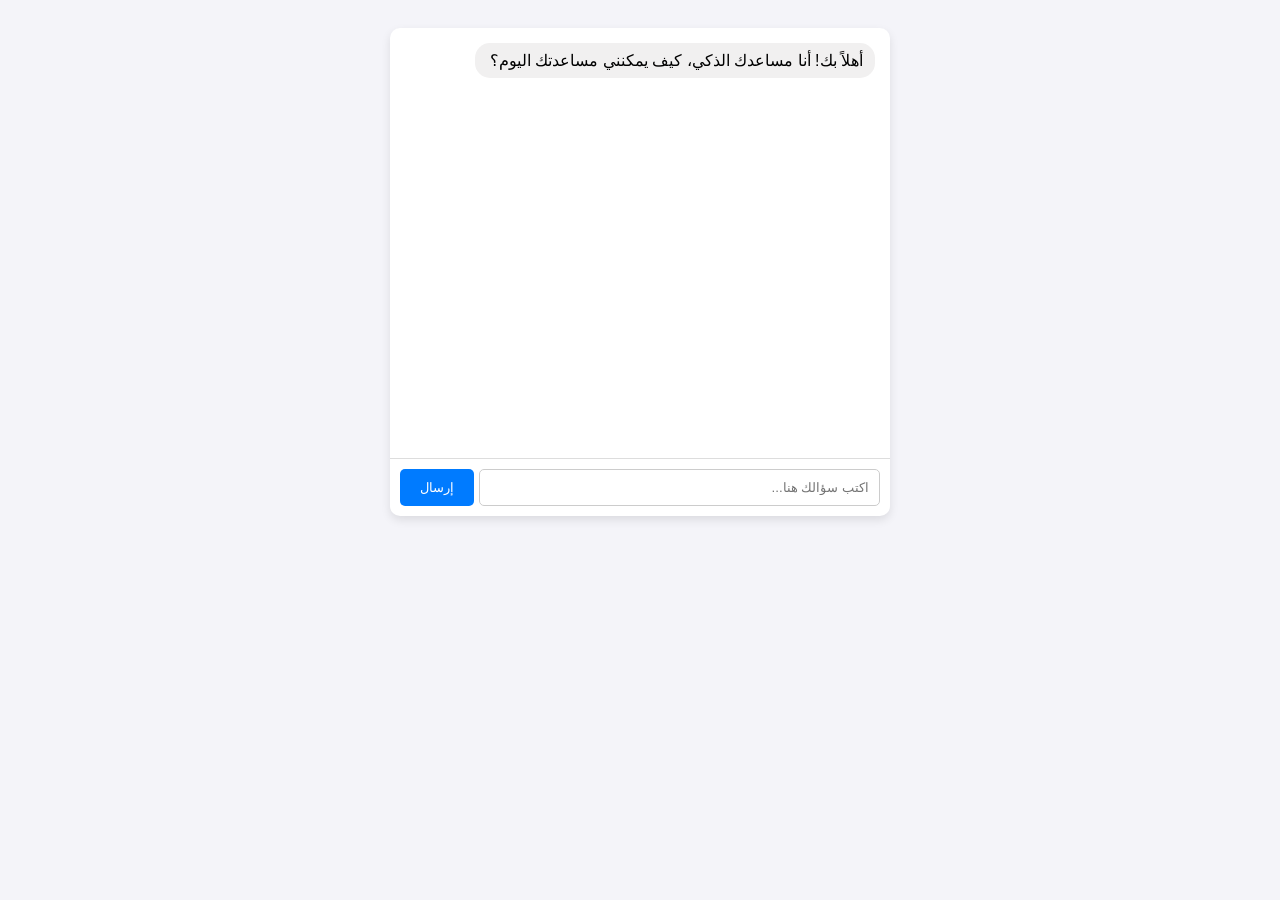
<file: test4.html>
<!DOCTYPE html>
<html lang="ar" dir="rtl">
<head>
    <meta charset="UTF-8">
    <meta name="viewport" content="width=device-width, initial-scale=1.0">
    <title>مساعدي الذكي</title>
    <style>
        body { font-family: sans-serif; background-color: #f4f4f9; display: flex; justify-content: center; padding: 20px; }
        .chat-container { width: 100%; max-width: 500px; background: white; border-radius: 10px; box-shadow: 0 4px 10px rgba(0,0,0,0.1); overflow: hidden; }
        .chat-box { height: 400px; overflow-y: auto; padding: 15px; border-bottom: 1px solid #ddd; }
        .input-area { display: flex; padding: 10px; }
        input { flex: 1; padding: 10px; border: 1px solid #ccc; border-radius: 5px; outline: none; }
        button { padding: 10px 20px; background: #007bff; color: white; border: none; border-radius: 5px; margin-right: 5px; cursor: pointer; }
        button:disabled { background: #ccc; }
        .msg { margin-bottom: 10px; padding: 8px 12px; border-radius: 15px; max-width: 80%; }
        .user { background: #e1ffc7; align-self: flex-start; margin-left: auto; }
        .ai { background: #f1f0f0; }
    </style>
</head>
<body>

<div class="chat-container">
    <div id="chatBox" class="chat-box">
        <div class="msg ai">أهلاً بك! أنا مساعدك الذكي، كيف يمكنني مساعدتك اليوم؟</div>
    </div>
    <div class="input-area">
        <input type="text" id="userInput" placeholder="اكتب سؤالك هنا...">
        <button id="sendBtn">إرسال</button>
    </div>
</div>

<script>
    const API_KEY = "AIzaSyAl9j9r1A1vpCKJXnc7oBa0_hZuuP2mQ18"; // مفتاحك الخاص
    const chatBox = document.getElementById('chatBox');
    const userInput = document.getElementById('userInput');
    const sendBtn = document.getElementById('sendBtn');

    async function askAI() {
        const text = userInput.value.trim();
        if (!text) return;

        // إضافة رسالة المستخدم للواجهة
        appendMessage(text, 'user');
        userInput.value = '';
        sendBtn.disabled = true;

        try {
            const response = await fetch(`https://generativelanguage.googleapis.com/v1beta/models/gemini-1.5-flash:generateContent?key=${API_KEY}`, {
                method: 'POST',
                headers: { 'Content-Type': 'application/json' },
                body: JSON.stringify({
                    contents: [{ parts: [{ text: text }] }]
                })
            });

            const data = await response.json();
            const aiResponse = data.candidates[0].content.parts[0].text;

            appendMessage(aiResponse, 'ai');
        } catch (error) {
            appendMessage("عذراً، حدث خطأ في الاتصال.", 'ai');
            console.error(error);
        } finally {
            sendBtn.disabled = false;
        }
    }

    function appendMessage(text, sender) {
        const div = document.createElement('div');
        div.classList.add('msg', sender);
        div.innerText = text;
        chatBox.appendChild(div);
        chatBox.scrollTop = chatBox.scrollHeight;
    }

    sendBtn.onclick = askAI;
    userInput.onkeypress = (e) => { if(e.key === 'Enter') askAI(); };
</script>

</body>
</html>
</file>
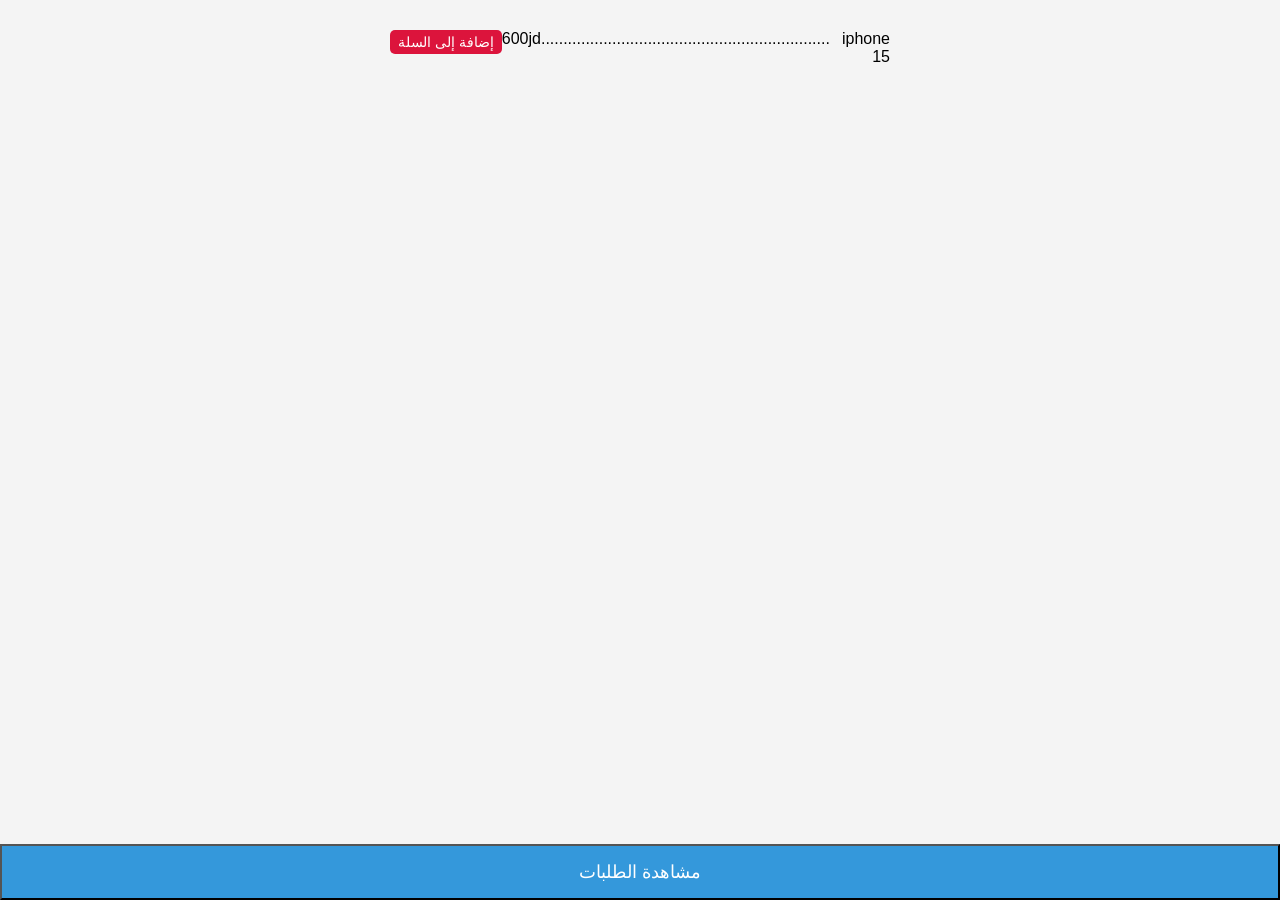
<file: img/khaled.html>
<!DOCTYPE html>
<html lang="ar" dir="rtl">
<head>
    <meta charset="UTF-8">
    <meta name="viewport" content="width=device-width, initial-scale=1.0">
    <title>إدارة الطلبات</title>
    <style>
        body {
            font-family: Arial, sans-serif;
            background-color: #f4f4f4;
            margin: 0;
            padding: 20px;
        }
        .container {
            max-width: 1200px;
            margin: auto;
        }
        .button1 {
            position: fixed;
            bottom: 0;
            left: 0;
            width: 100%;
            background-color: #3498db;
            color: #fff;
            text-align: center;
            padding: 15px 0;
            font-size: 18px;
            cursor: pointer;
        }
        .button {
            display: inline-block;
            background-color: #DC143C;
            color: white;
            padding: 2px 8px;
            border: none;
            border-radius: 5px;
            font-size: 14px;
            line-height: 14px;
            height: 24px;
            cursor: pointer;
            text-align: center;
            white-space: nowrap;
            box-sizing: border-box;
            transition: background-color 0.3s ease;
        }
        .button:hover {
            background-color: #B22222;
        }
        .modal {
            display: none;
            position: fixed;
            top: 50%;
            left: 50%;
            transform: translate(-50%, -50%);
            width: 90%;
            max-width: 400px;
            background-color: white;
            border-radius: 40px;
            box-shadow: 0 4px 10px rgba(0, 0, 0, 0.2);
            padding: 20px;
            z-index: 6000;
        }
        .modal-header {
            display: flex;
            justify-content: space-between;
            align-items: center;
            margin-bottom: 10px;
        }
        .modal-header h2 {
            margin: 0;
            font-size: 18px;
        }
        .close-btn {
            background: transparent;
            border: none;
            font-size: 20px;
            cursor: pointer;
        }
        .cart-item {
            display: flex;
            justify-content: space-between;
            align-items: center;
            padding: 10px;
            margin-bottom: 10px;
            background: #f9f9f9;
            border: 1px solid #ddd;
            border-radius: 5px;
        }
        .total {
            font-size: 18px;
            font-weight: bold;
            margin-top: 20px;
        }
        .product-counter {
            display: flex;
            align-items: center;
            justify-content: center;
            gap: 15px;
            margin: 20px;
        }
        .btn {
            width: 50px;
            height: 50px;
            border: none;
            border-radius: 50%;
            font-size: 20px;
            font-weight: bold;
            color: white;
            background-color: #007bff;
            cursor: pointer;
            display: flex;
            align-items: center;
            justify-content: center;
            transition: transform 0.2s, background-color 0.3s;
        }
        .btn:hover {
            background-color: #0056b3;
            transform: scale(1.1);
        }
        .btn:active {
            transform: scale(0.9);
        }
        #counter {
            font-size: 24px;
            font-weight: bold;
        }
        .menu-item {
            display: flex;
            justify-content: space-between;
            margin: 10px auto;
            max-width: 500px;
            direction: rtl;
        }
        .alert {
            display: none;
            position: fixed;
            top: 50%;
            left: 50%;
            transform: translate(-50%, -50%);
            background-color: #4CAF50;
            color: white;
            padding: 20px;
            border-radius: 5px;
            box-shadow: 0 4px 10px rgba(0, 0, 0, 0.2);
            z-index: 6000;
            text-align: center;
        }
        textarea {
            width: 100%;
            resize: vertical;
            padding: 10px;
            font-size: 12px;
            border: 1px solid #ddd;
            border-radius: 4px;
            line-height: 1.5;
        }
    </style>
</head>
<body>
    <div class="container">
        <div id="addProductModal" class="modal">
            <div class="modal-header">
                <h2>إضافة المنتج: <span id="product-name"></span></h2>
                <button class="close-btn" onclick="hideModal('addProductModal')">×</button>
            </div>
            <div class="product-counter">
                <button class="btn minus" onclick="changeQuantity(-1)">-</button>
                <span id="quantity">1</span>
                <button class="btn plus" onclick="changeQuantity(1)">+</button>
            </div>
            <p align="center">السعر الإجمالي: <span id="total-price">0</span> jd</p>
            <center><button class="button" onclick="addToCart()">أضف إلى السلة</button></center>
        </div>

        <button class="button1" onclick="showModal('orderModal')">مشاهدة الطلبات</button>

        <div id="orderModal" class="modal">
            <div class="modal-header">
                <h2>عربة التسوق</h2>
                <button class="close-btn" onclick="hideModal('orderModal')">×</button>
            </div>
            <div id="cart-items">
                <p>العربة فارغة</p>
            </div>
            <div class="total" id="cart-total">الإجمالي: 0 jd</div>
            <form id="cart-form" method="POST" onsubmit="return validateCart();">
                <center><label for="email">البريد الإلكتروني:</label><input type="email" id="email" name="email" required></center>
                <input type="hidden" id="cart-details" name="cart-details">
                <center><label for="phone">الهاتف:</label><input type="tel" id="phone" name="phone" required></center>
                <center><button type="submit" class="button">تأكيد الطلب</button></center>
            </form>
        </div>

        <div class="menu-item">
            <span>iphone 15</span>
            <span>.................................................................</span>
            <span>600jd</span>
            <button class="button" onclick="showModal('addProductModal', 'iPhone 15', 600.0)">إضافة إلى السلة</button>
        </div>
    </div>

    <div id="success-alert" class="alert">تم إضافة المنتج إلى السلة بنجاح</div>
    <div id="f-alert" class="alert">تم تأكيد الطلب بنجاح!</div>

    <script>
        let cart = [];
        let quantity = 1;
        let currentProductPrice = 0;
        let currentProductName = "";

        function showModal(modalId, productName, productPrice) {
            document.getElementById(modalId).style.display = "block";
            currentProductPrice = productPrice;
            currentProductName = productName;
            document.getElementById('product-name').textContent = productName;
            document.getElementById('total-price').textContent = productPrice.toFixed(2);
            document.getElementById('quantity').textContent = quantity;
        }

        function hideModal(modalId) {
            document.getElementById(modalId).style.display = "none";
        }

        function changeQuantity(value) {
            quantity += value;
            if (quantity < 1) quantity = 1;
            document.getElementById('quantity').textContent = quantity;
            document.getElementById('total-price').textContent = (currentProductPrice * quantity).toFixed(2);
        }

        function addToCart() {
            cart.push({ productName: currentProductName, price: currentProductPrice, quantity: quantity });
            updateCartView();
            hideModal('addProductModal');
            showAlert('success-alert');
        }

        function updateCartView() {
            let cartItemsHTML = "";
            let total = 0;
            cart.forEach(item => {
                total += item.price * item.quantity;
                cartItemsHTML += `<div class="cart-item">
                                    <span>${item.productName}</span>
                                    <span>${item.quantity} × ${item.price.toFixed(2)} jd</span>
                                  </div>`;
            });
            document.getElementById('cart-items').innerHTML = cartItemsHTML || "<p>العربة فارغة</p>";
            document.getElementById('cart-total').textContent = `الإجمالي: ${total.toFixed(2)} jd`;
        }

        function showAlert(alertId) {
            const alertElement = document.getElementById(alertId);
            alertElement.style.display = "block";
            setTimeout(() => {
                alertElement.style.display = "none";
            }, 3000);
        }

        function validateCart() {
            if (cart.length === 0) {
                alert("عذراً، عربة التسوق فارغة.");
                return false;
            }

            const cartDetails = cart.map(item => `${item.productName} × ${item.quantity} × ${item.price.toFixed(2)} jd`).join("\n");
            document.getElementById('cart-details').value = cartDetails;

            fetch("https://formspree.io/f/manwznpz", {
                method: 'POST',
                headers: {
                    'Accept': 'application/json',
                },
                body: new FormData(document.getElementById('cart-form'))
            })
            .then(response => response.json())
            .then(data => {
                if (data.ok) {
                    showAlert('f-alert');
                    hideModal('orderModal');  // إخفاء نافذة "عربة التسوق"
                } else {
                    alert("حدث خطأ أثناء تأكيد الطلب.");
                }
            })
            .catch(error => {
                console.error('Error:', error);
                alert("حدث خطأ أثناء إرسال البيانات.");
            });

            return false; // منع إعادة تحميل الصفحة
        }
    </script>
</body>
</html>
</file>
<file: style.css>
:root {
    --primary-color: #e67e22;
    --secondary-color: #2c3e50;
    --bg-color: #f9f9f9;
    --card-bg: #ffffff;
    --text-color: #333;
    --ai-accent: #6c5ce7;
}

* {
    margin: 0;
    padding: 0;
    box-sizing: border-box;
}

body {
    font-family: 'Tajawal', sans-serif;
    background-color: var(--bg-color);
    color: var(--text-color);
    line-height: 1.6;
}

.container {
    max-width: 800px;
    margin: 0 auto;
    padding: 40px 20px;
    display: flex;
    flex-direction: column;
    min-height: 100vh;
}

header {
    text-align: center;
    margin-bottom: 40px;
}

.logo {
    font-size: 1.5rem;
    font-weight: 700;
    color: var(--primary-color);
    margin-bottom: 10px;
}

h1 {
    font-size: 2.5rem;
    margin-bottom: 10px;
    color: var(--secondary-color);
}

header p {
    color: #666;
    font-size: 1.1rem;
}

.search-container {
    display: flex;
    gap: 10px;
    background: var(--card-bg);
    padding: 10px;
    border-radius: 50px;
    box-shadow: 0 10px 25px rgba(0,0,0,0.05);
    margin-bottom: 30px;
    transition: transform 0.3s ease;
}

.search-container:focus-within {
    transform: translateY(-2px);
    box-shadow: 0 15px 30px rgba(0,0,0,0.1);
}

input[type="text"] {
    flex: 1;
    border: none;
    padding: 15px 25px;
    font-size: 1.1rem;
    font-family: inherit;
    outline: none;
    background: transparent;
}

button#search-btn {
    background: var(--primary-color);
    color: white;
    border: none;
    padding: 0 30px;
    border-radius: 50px;
    font-size: 1.1rem;
    font-weight: 700;
    cursor: pointer;
    transition: background 0.3s ease;
    display: flex;
    align-items: center;
    gap: 8px;
}

button#search-btn:hover {
    background: #d35400;
}

.suggestions {
    display: flex;
    flex-wrap: wrap;
    gap: 10px;
    justify-content: center;
    margin-bottom: 40px;
}

.suggest-tag {
    background: #eee;
    border: none;
    padding: 8px 15px;
    border-radius: 20px;
    font-size: 0.9rem;
    cursor: pointer;
    transition: all 0.2s ease;
}

.suggest-tag:hover {
    background: var(--secondary-color);
    color: white;
}

#response-container {
    background: var(--card-bg);
    border-radius: 20px;
    padding: 30px;
    box-shadow: 0 10px 30px rgba(0,0,0,0.08);
    margin-bottom: 40px;
    border-right: 5px solid var(--ai-accent);
}

.response-header {
    margin-bottom: 15px;
}

.ai-badge {
    background: var(--ai-accent);
    color: white;
    padding: 4px 10px;
    border-radius: 5px;
    font-size: 0.8rem;
    font-weight: 700;
    text-transform: uppercase;
}

.response-text {
    font-size: 1.2rem;
    color: #444;
    white-space: pre-wrap;
}

.response-footer {
    margin-top: 20px;
    font-size: 0.8rem;
    color: #888;
    border-top: 1px solid #eee;
    padding-top: 10px;
}

#loading {
    text-align: center;
    margin: 20px 0;
    display: flex;
    flex-direction: column;
    align-items: center;
    gap: 10px;
}

.spinner {
    width: 40px;
    height: 40px;
    border: 4px solid #f3f3f3;
    border-top: 4px solid var(--ai-accent);
    border-radius: 50%;
    animation: spin 1s linear infinite;
}

@keyframes spin {
    0% { transform: rotate(0deg); }
    100% { transform: rotate(360deg); }
}

.hidden {
    display: none !important;
}

footer {
    margin-top: auto;
    text-align: center;
    color: #888;
    padding: 20px 0;
}

footer a {
    color: var(--primary-color);
    text-decoration: none;
}

@media (max-width: 600px) {
    h1 { font-size: 1.8rem; }
    .search-container { flex-direction: column; border-radius: 20px; }
    button#search-btn { padding: 15px; border-radius: 20px; }
}
</file>
<file: kkk/style.css>
:root {
    --primary-green: #1b4d3e;
    --gold-accent: #c5a059;
    --light-bg: #f4f7f6;
    --white: #ffffff;
    --text-dark: #2c3e50;
    --text-light: #7f8c8d;
}

* {
    margin: 0;
    padding: 0;
    box-sizing: border-box;
}

body {
    font-family: 'Tajawal', sans-serif;
    background-color: var(--light-bg);
    color: var(--text-dark);
    line-height: 1.8;
}

.container {
    max-width: 900px;
    margin: 0 auto;
    padding: 60px 20px;
    min-height: 100vh;
    display: flex;
    flex-direction: column;
}

header {
    text-align: center;
    margin-bottom: 50px;
}

.gov-logo {
    font-weight: 700;
    color: var(--text-light);
    font-size: 0.9rem;
    letter-spacing: 2px;
}

.dept-name {
    color: var(--primary-green);
    font-size: 1.2rem;
    font-weight: 700;
    margin-top: 5px;
    border-bottom: 2px solid var(--gold-accent);
    display: inline-block;
    padding-bottom: 5px;
}

h1 {
    font-size: 2.8rem;
    margin: 20px 0 10px;
    color: var(--primary-green);
}

header p {
    font-size: 1.1rem;
    color: var(--text-light);
}

.search-box {
    display: flex;
    background: var(--white);
    padding: 8px;
    border-radius: 12px;
    box-shadow: 0 10px 30px rgba(0,0,0,0.05);
    margin-bottom: 40px;
    border: 1px solid #ddd;
}

input[type="text"] {
    flex: 1;
    border: none;
    padding: 15px 25px;
    font-size: 1.1rem;
    outline: none;
    font-family: inherit;
}

button#search-btn {
    background: var(--primary-green);
    color: white;
    border: none;
    padding: 0 35px;
    border-radius: 8px;
    font-size: 1.1rem;
    font-weight: 700;
    cursor: pointer;
    transition: all 0.3s ease;
}

button#search-btn:hover {
    background: #12362a;
    transform: scale(1.02);
}

#response-container {
    background: var(--white);
    border-radius: 15px;
    padding: 40px;
    box-shadow: 0 15px 40px rgba(0,0,0,0.08);
    margin-bottom: 40px;
    border-right: 6px solid var(--gold-accent);
    animation: fadeIn 0.5s ease-out;
}

@keyframes fadeIn {
    from { opacity: 0; transform: translateY(10px); }
    to { opacity: 1; transform: translateY(0); }
}

.response-header {
    margin-bottom: 20px;
}

.badge {
    background: #e8f5e9;
    color: var(--primary-green);
    padding: 5px 15px;
    border-radius: 5px;
    font-size: 0.85rem;
    font-weight: 700;
}

.response-text {
    font-size: 1.25rem;
    color: #333;
    white-space: pre-wrap;
}

.law-ref {
    margin-top: 25px;
    font-size: 0.85rem;
    color: var(--text-light);
    border-top: 1px solid #eee;
    padding-top: 15px;
    font-style: italic;
}

.quick-links {
    text-align: center;
}

.quick-links h3 {
    font-size: 1rem;
    margin-bottom: 15px;
    color: var(--text-light);
}

.tags {
    display: flex;
    flex-wrap: wrap;
    gap: 12px;
    justify-content: center;
}

.tag {
    background: #e0e0e0;
    border: none;
    padding: 8px 20px;
    border-radius: 20px;
    font-family: inherit;
    cursor: pointer;
    transition: all 0.2s;
}

.tag:hover {
    background: var(--gold-accent);
    color: white;
}

#loading {
    display: flex;
    flex-direction: column;
    align-items: center;
    gap: 15px;
    margin: 30px 0;
}

.spinner {
    width: 45px;
    height: 45px;
    border: 4px solid #eee;
    border-top: 4px solid var(--gold-accent);
    border-radius: 50%;
    animation: spin 1s linear infinite;
}

@keyframes spin {
    0% { transform: rotate(0deg); }
    100% { transform: rotate(360deg); }
}

.hidden {
    display: none !important;
}

footer {
    margin-top: auto;
    text-align: center;
    padding: 40px 0;
    color: var(--text-light);
    font-size: 0.9rem;
}

@media (max-width: 600px) {
    h1 { font-size: 2rem; }
    .search-box { flex-direction: column; }
    button#search-btn { padding: 15px; margin-top: 10px; }
}
</file>
